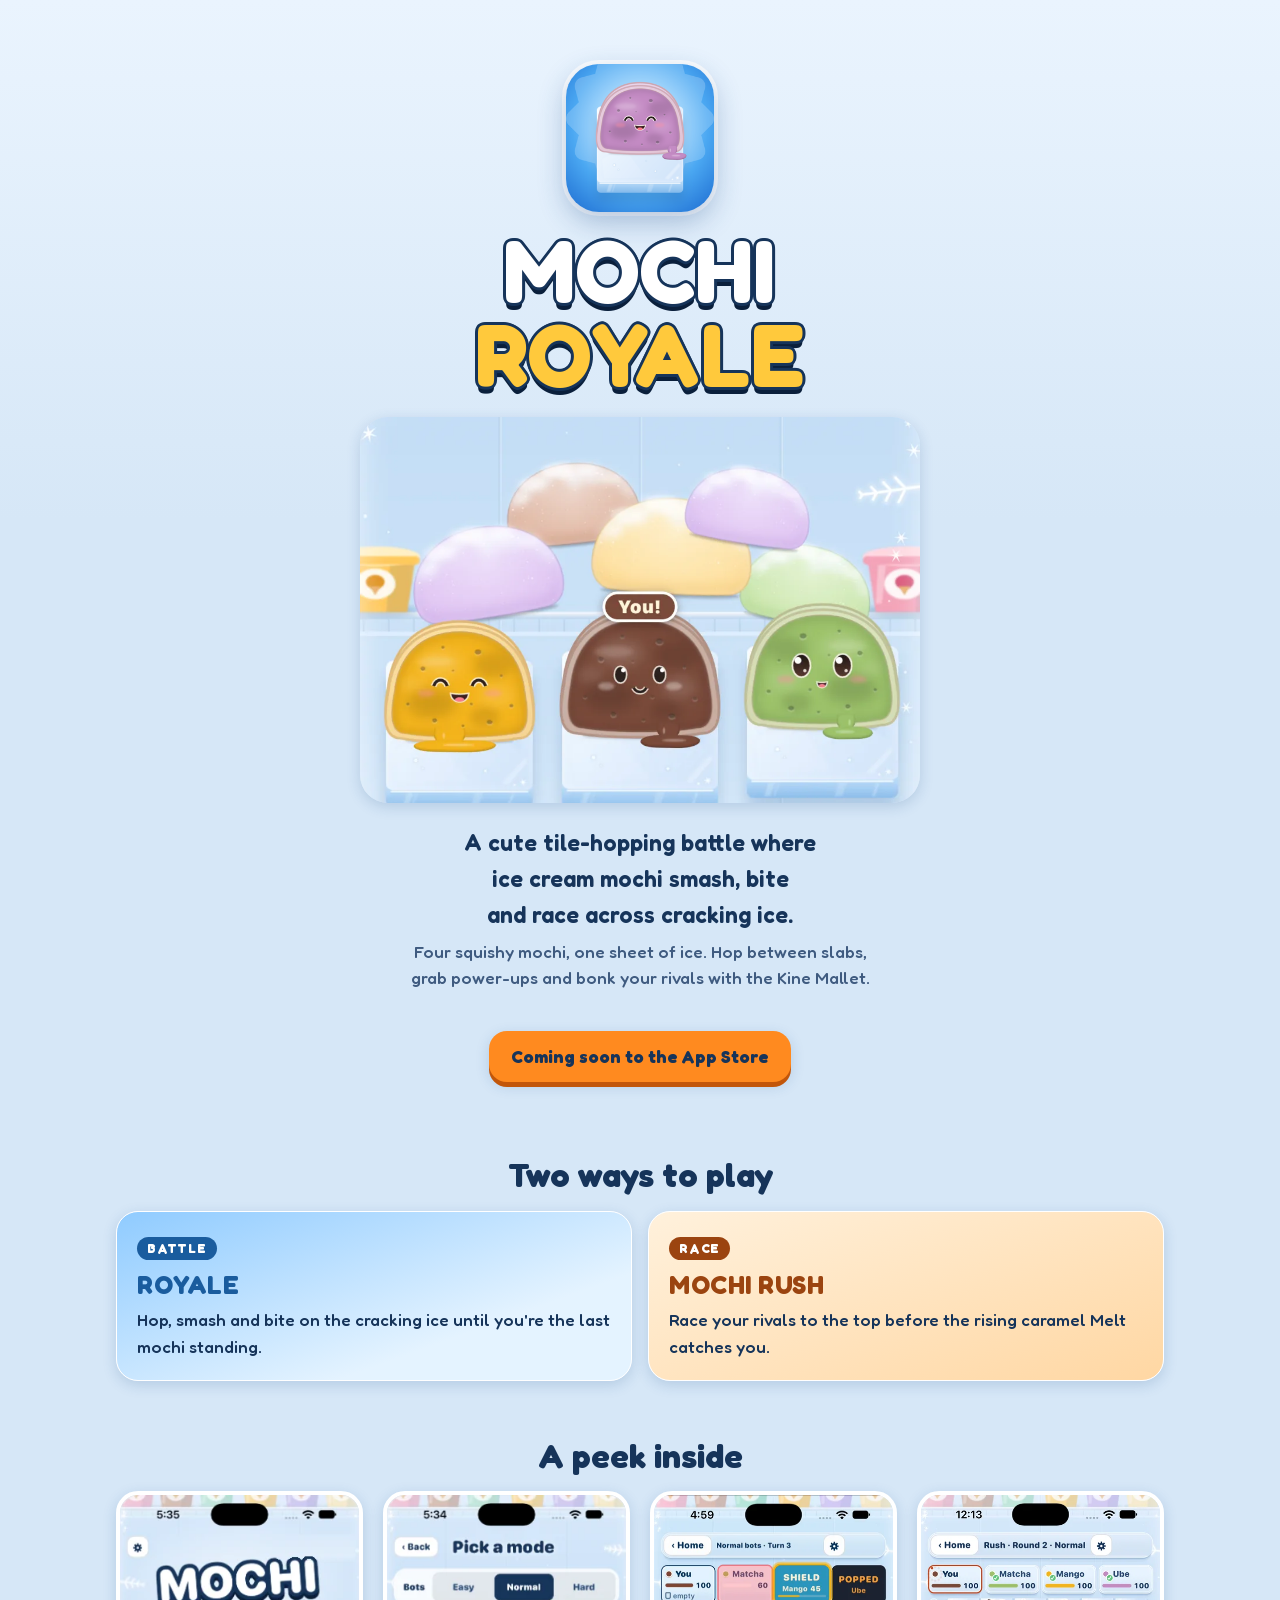
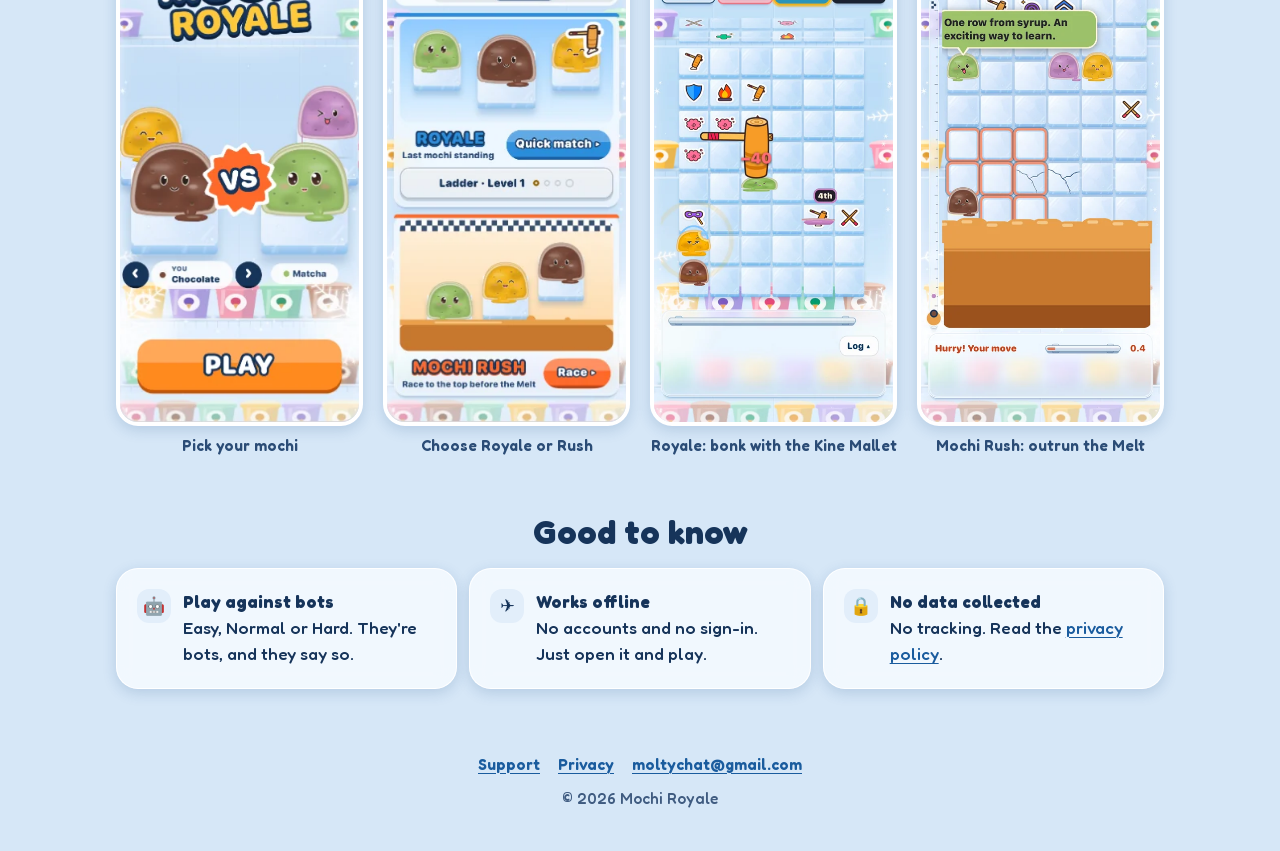
<file: index.html>
<!doctype html>
<html lang="en">
<head>
  <meta charset="utf-8">
  <meta name="viewport" content="width=device-width, initial-scale=1">
  <title>Mochi Royale: a squishy ice cream mochi brawl for iPhone</title>
  <meta name="description" content="Mochi Royale is a cute tile-hopping battle where ice cream mochi smash, bite and race across cracking ice. Coming soon to the App Store.">
  <meta name="color-scheme" content="light dark">
  <meta name="theme-color" content="#d6e7f7" media="(prefers-color-scheme: light)">
  <meta name="theme-color" content="#0d2140" media="(prefers-color-scheme: dark)">
  <meta property="og:title" content="Mochi Royale">
  <meta property="og:description" content="A cute tile-hopping battle where ice cream mochi smash, bite and race. Coming soon to the App Store.">
  <meta property="og:type" content="website">
  <meta property="og:image" content="https://mochiroyale.github.io/img/og-pile.jpg">
  <meta property="og:image:width" content="1200">
  <meta property="og:image:height" content="630">
  <meta property="og:image:alt" content="Three halved ice cream mochi with faces on ice slabs, five whole, powder-dusted mochi heaped behind them.">
  <link rel="icon" type="image/png" href="img/favicon-64.png">
  <link rel="apple-touch-icon" href="img/apple-touch-icon.png">
  <link rel="preload" href="fonts/fredoka-latin.woff2" as="font" type="font/woff2" crossorigin>
  <link rel="stylesheet" href="style.css">
</head>
<body>
  <a class="skip" href="#main">Skip to content</a>

  <main id="main">
    <header class="hero wrap">
      <img class="icon" src="img/icon-256.png" width="128" height="128" alt="The Mochi Royale app icon: a smiling purple ube mochi on a blue sky.">
      <h1 class="logo" aria-label="Mochi Royale"><span class="w1" aria-hidden="true">Mochi</span><span class="w2" aria-hidden="true">Royale</span></h1>
      <img class="pile" src="img/pile.webp" width="960" height="661" fetchpriority="high"
        alt="A pile of ice cream mochi on ice slabs: three halved mochi up front showing mango, chocolate and matcha fillings, smiling, with five whole mochi, dusted in white starch powder, heaped casually behind them.">
      <p class="pitch">A cute tile-hopping battle where ice cream mochi smash, bite and race across cracking ice.</p>
      <p class="subpitch">Four squishy mochi, one sheet of ice. Hop between slabs, grab power-ups and bonk your rivals with the Kine Mallet.</p>

      <p class="soon">Coming soon to the App Store</p>

      <!--
        TESTFLIGHT PUBLIC LINK: once Beta App Review approves the external group and Public Link is on
        (App Store Connect → the app → TestFlight → External Testing → the group → Public Link),
        paste the link below and remove the comment markers around the paragraph.

      <p class="testflight"><a href="https://testflight.apple.com/join/XXXXXXXX">Join the TestFlight beta</a></p>
      -->
    </header>

    <section class="wrap" aria-labelledby="modes-h">
      <h2 id="modes-h" class="center">Two ways to play</h2>
      <div class="modes">
        <article class="card mode royale">
          <span class="tag">Battle</span>
          <h3>Royale</h3>
          <p>Hop, smash and bite on the cracking ice until you're the last mochi standing.</p>
        </article>
        <article class="card mode rush">
          <span class="tag">Race</span>
          <h3>Mochi Rush</h3>
          <p>Race your rivals to the top before the rising caramel Melt catches you.</p>
        </article>
      </div>
    </section>

    <section class="wrap" aria-labelledby="shots-h">
      <h2 id="shots-h" class="center">A peek inside</h2>
      <ul class="shots">
        <li>
          <figure>
            <img src="img/home.webp" width="302" height="653" loading="lazy"
              alt="The title screen: the Mochi Royale logo over a chocolate mochi and a matcha mochi facing off with a VS burst, and a big orange PLAY button.">
            <figcaption>Pick your mochi</figcaption>
          </figure>
        </li>
        <li>
          <figure>
            <img src="img/modes.webp" width="302" height="653" loading="lazy"
              alt="Pick a mode: bot difficulty Easy, Normal or Hard, the Royale card with Quick match and the Ladder, and the Mochi Rush card.">
            <figcaption>Choose Royale or Rush</figcaption>
          </figure>
        </li>
        <li>
          <figure>
            <img src="img/royale.webp" width="480" height="1044" loading="lazy"
              alt="A Royale match on the ice: a giant wooden Kine Mallet squashes the matcha mochi for minus 40, with power-up tiles all over the board.">
            <figcaption>Royale: bonk with the Kine Mallet</figcaption>
          </figure>
        </li>
        <li>
          <figure>
            <img src="img/rush.webp" width="480" height="1044" loading="lazy"
              alt="A Mochi Rush round: the caramel Melt rises up the board behind the chocolate mochi while a matcha mochi teases from a speech bubble.">
            <figcaption>Mochi Rush: outrun the Melt</figcaption>
          </figure>
        </li>
      </ul>
    </section>

    <section class="wrap" aria-labelledby="facts-h">
      <h2 id="facts-h" class="center">Good to know</h2>
      <ul class="facts">
        <li class="card"><span class="dot" aria-hidden="true">🤖</span><span><strong>Play against bots</strong>Easy, Normal or Hard. They're bots, and they say so.</span></li>
        <li class="card"><span class="dot" aria-hidden="true">✈️</span><span><strong>Works offline</strong>No accounts and no sign-in. Just open it and play.</span></li>
        <li class="card"><span class="dot" aria-hidden="true">🔒</span><span><strong>No data collected</strong>No tracking. Read the <a href="privacy.html">privacy policy</a>.</span></li>
      </ul>
    </section>
  </main>

  <footer class="wrap">
    <nav aria-label="Site">
      <a href="support.html">Support</a>
      <a href="privacy.html">Privacy</a>
      <a href="mailto:moltychat@gmail.com">moltychat@gmail.com</a>
    </nav>
    <p>© 2026 Mochi Royale</p>
  </footer>
</body>
</html>
</file>
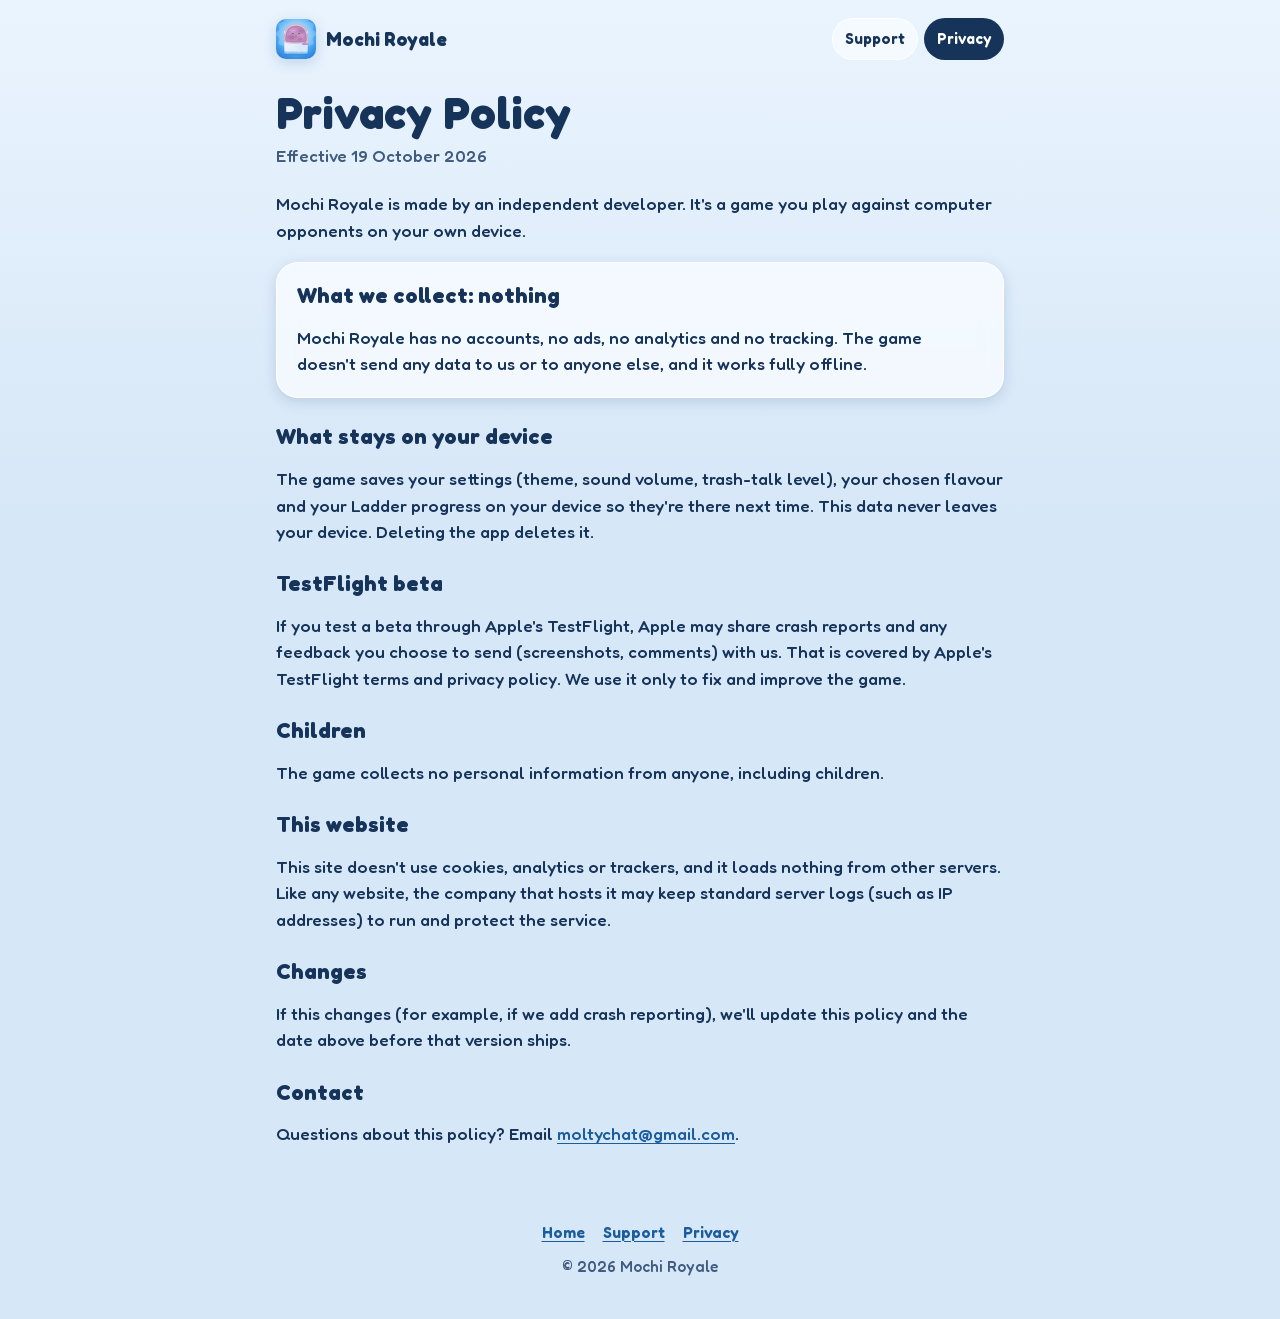
<file: privacy.html>
<!doctype html>
<html lang="en">
<head>
  <meta charset="utf-8">
  <meta name="viewport" content="width=device-width, initial-scale=1">
  <title>Privacy Policy · Mochi Royale</title>
  <meta name="description" content="Mochi Royale collects no data. It has no accounts, no analytics and no tracking, and it works fully offline.">
  <meta name="color-scheme" content="light dark">
  <meta name="theme-color" content="#d6e7f7" media="(prefers-color-scheme: light)">
  <meta name="theme-color" content="#0d2140" media="(prefers-color-scheme: dark)">
  <link rel="icon" type="image/png" href="img/favicon-64.png">
  <link rel="apple-touch-icon" href="img/apple-touch-icon.png">
  <link rel="preload" href="fonts/fredoka-latin.woff2" as="font" type="font/woff2" crossorigin>
  <link rel="stylesheet" href="style.css">
</head>
<body>
  <a class="skip" href="#main">Skip to content</a>

  <header class="topbar">
    <div class="wrap narrow">
      <a class="brand" href="index.html"><img src="img/favicon-64.png" width="40" height="40" alt=""> Mochi Royale</a>
      <nav class="topnav" aria-label="Site">
        <a href="support.html">Support</a>
        <a href="privacy.html" aria-current="page">Privacy</a>
      </nav>
    </div>
  </header>

  <main id="main" class="wrap narrow prose">
    <h1>Privacy Policy</h1>
    <p class="meta">Effective 19 October 2026</p>

    <p>Mochi Royale is made by an independent developer. It's a game you play against computer opponents on your own device.</p>

    <div class="card">
      <h2>What we collect: nothing</h2>
      <p>Mochi Royale has no accounts, no ads, no analytics and no tracking. The game doesn't send any data to us or to anyone else, and it works fully offline.</p>
    </div>

    <h2>What stays on your device</h2>
    <p>The game saves your settings (theme, sound volume, trash-talk level), your chosen flavour and your Ladder progress on your device so they're there next time. This data never leaves your device. Deleting the app deletes it.</p>

    <h2>TestFlight beta</h2>
    <p>If you test a beta through Apple's TestFlight, Apple may share crash reports and any feedback you choose to send (screenshots, comments) with us. That is covered by Apple's TestFlight terms and privacy policy. We use it only to fix and improve the game.</p>

    <h2>Children</h2>
    <p>The game collects no personal information from anyone, including children.</p>

    <h2>This website</h2>
    <p>This site doesn't use cookies, analytics or trackers, and it loads nothing from other servers. Like any website, the company that hosts it may keep standard server logs (such as IP addresses) to run and protect the service.</p>

    <h2>Changes</h2>
    <p>If this changes (for example, if we add crash reporting), we'll update this policy and the date above before that version ships.</p>

    <!--
      IF CRASH REPORTING IS ADDED LATER (ship plan Step 1 "optional", e.g. Sentry), add this section above "Children",
      fill in the provider, its privacy-policy link and N, and update the dates at the top:

      <h2>Crash reports</h2>
      <p>When the app crashes it sends a crash report (the error and stack trace, device model, iOS version, app version
      and an anonymous install ID) to our crash-reporting provider, PROVIDER (<a href="PROVIDER PRIVACY URL">privacy policy</a>).
      Reports aren't linked to your identity, aren't used for tracking or ads, and are kept for N days.</p>

      Also change App Store Connect → App Privacy from "Data Not Collected" to Diagnostics → Crash Data (not linked to the
      user, not used for tracking), and change "What we collect: nothing" above.
    -->

    <h2>Contact</h2>
    <p>Questions about this policy? Email <a href="mailto:moltychat@gmail.com">moltychat@gmail.com</a>.</p>
  </main>

  <footer class="wrap">
    <nav aria-label="Footer">
      <a href="index.html">Home</a>
      <a href="support.html">Support</a>
      <a href="privacy.html">Privacy</a>
    </nav>
    <p>© 2026 Mochi Royale</p>
  </footer>
</body>
</html>
</file>
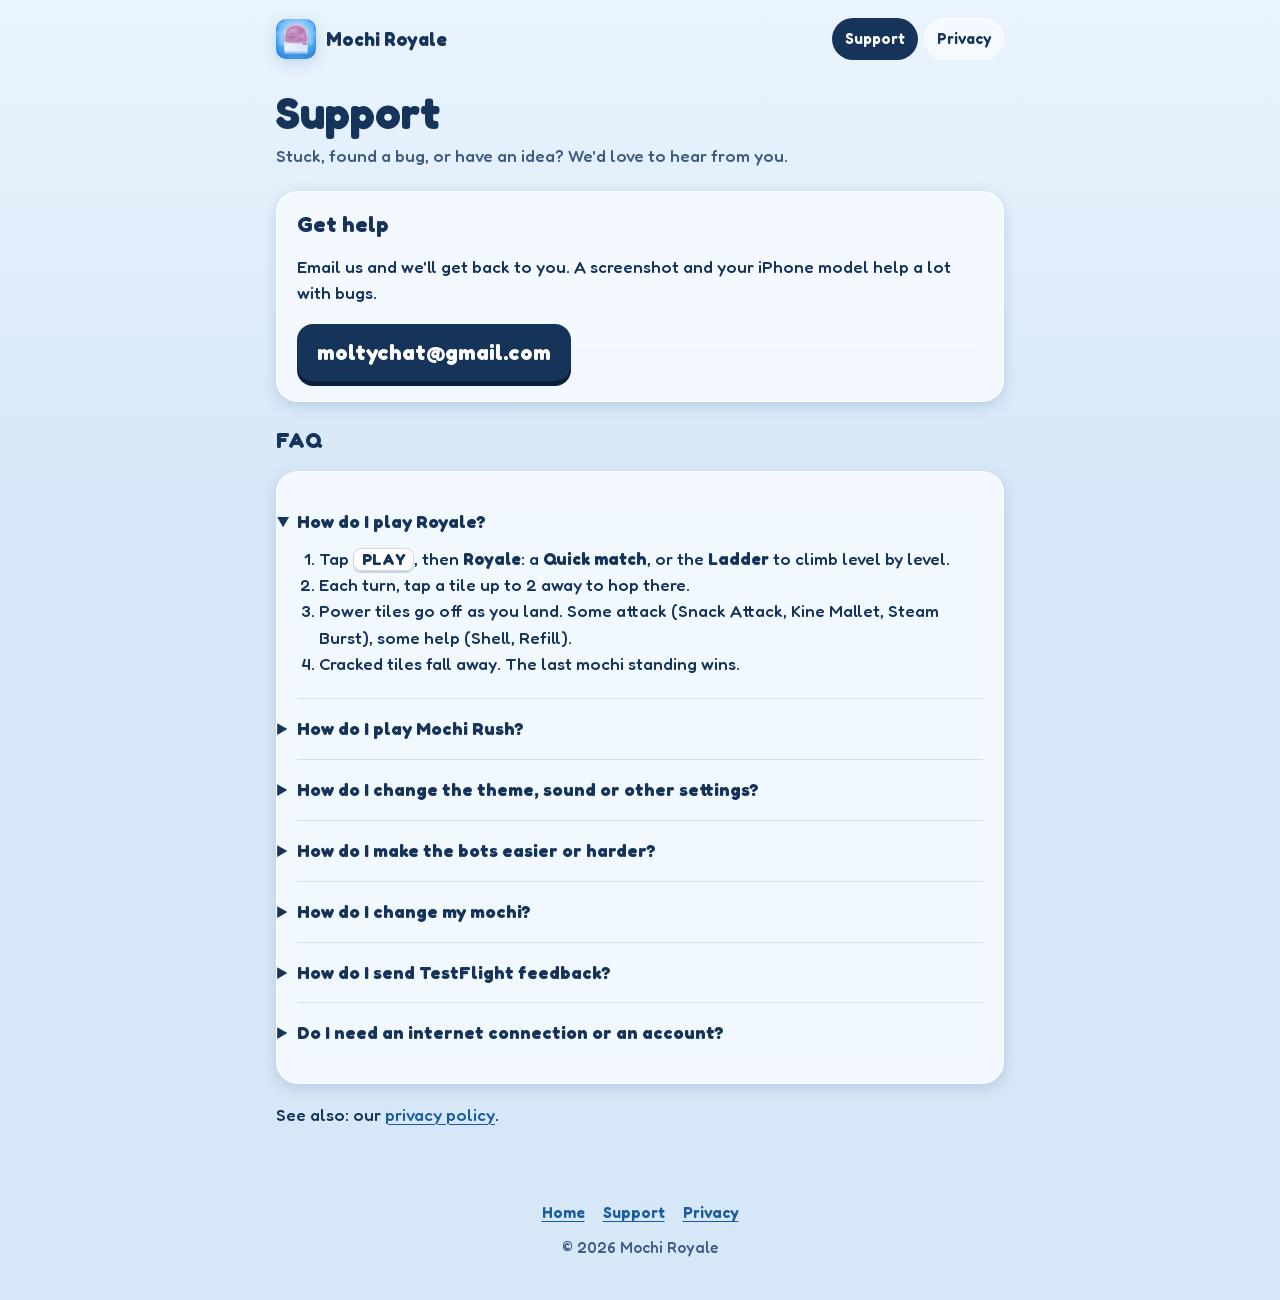
<file: support.html>
<!doctype html>
<html lang="en">
<head>
  <meta charset="utf-8">
  <meta name="viewport" content="width=device-width, initial-scale=1">
  <title>Support · Mochi Royale</title>
  <meta name="description" content="Help with Mochi Royale: how to play Royale and Mochi Rush, settings and themes, and how to send TestFlight feedback.">
  <meta name="color-scheme" content="light dark">
  <meta name="theme-color" content="#d6e7f7" media="(prefers-color-scheme: light)">
  <meta name="theme-color" content="#0d2140" media="(prefers-color-scheme: dark)">
  <link rel="icon" type="image/png" href="img/favicon-64.png">
  <link rel="apple-touch-icon" href="img/apple-touch-icon.png">
  <link rel="preload" href="fonts/fredoka-latin.woff2" as="font" type="font/woff2" crossorigin>
  <link rel="stylesheet" href="style.css">
</head>
<body>
  <a class="skip" href="#main">Skip to content</a>

  <header class="topbar">
    <div class="wrap narrow">
      <a class="brand" href="index.html"><img src="img/favicon-64.png" width="40" height="40" alt=""> Mochi Royale</a>
      <nav class="topnav" aria-label="Site">
        <a href="support.html" aria-current="page">Support</a>
        <a href="privacy.html">Privacy</a>
      </nav>
    </div>
  </header>

  <main id="main" class="wrap narrow prose">
    <h1>Support</h1>
    <p class="meta">Stuck, found a bug, or have an idea? We'd love to hear from you.</p>

    <div class="card">
      <h2>Get help</h2>
      <p>Email us and we'll get back to you. A screenshot and your iPhone model help a lot with bugs.</p>
      <p><a class="big-mail" href="mailto:moltychat@gmail.com?subject=Mochi%20Royale%20support">moltychat@gmail.com</a></p>
    </div>

    <h2 id="faq">FAQ</h2>
    <div class="card">
      <details open>
        <summary>How do I play Royale?</summary>
        <ol>
          <li>Tap <kbd>PLAY</kbd>, then <strong>Royale</strong>: a <strong>Quick match</strong>, or the <strong>Ladder</strong> to climb level by level.</li>
          <li>Each turn, tap a tile up to 2 away to hop there.</li>
          <li>Power tiles go off as you land. Some attack (Snack Attack, Kine Mallet, Steam Burst), some help (Shell, Refill).</li>
          <li>Cracked tiles fall away. The last mochi standing wins.</li>
        </ol>
      </details>
      <details>
        <summary>How do I play Mochi Rush?</summary>
        <ol>
          <li>Tap <kbd>PLAY</kbd>, then <strong>Mochi Rush</strong>.</li>
          <li>Hop up to 2 tiles at a time. The first mochi to the top wins.</li>
          <li>Items go off as you land: Boosts, Shells, Freezers and more.</li>
          <li>Stay ahead of the caramel Melt rising from below. Sooner or later, it RUSHes!</li>
        </ol>
      </details>
      <details>
        <summary>How do I change the theme, sound or other settings?</summary>
        <p>Tap <kbd>⚙</kbd> on the home screen (top left) or in the bar at the top of a match. There you can:</p>
        <ul>
          <li>pick the <strong>Theme</strong>: Freezer or Sky;</li>
          <li>turn <strong>Sound</strong> on or off, set the <strong>Volume</strong> and switch <strong>Haptics</strong>;</li>
          <li>set the bots' <strong>Trash talk</strong> to Spicy, Mild or Off;</li>
          <li>turn effects like screen shake, slow-mo and the 3-2-1 intro on or off;</li>
          <li>replay <strong>How to play</strong> for either mode.</li>
        </ul>
        <p>Changes apply at once and are saved on your phone.</p>
      </details>
      <details>
        <summary>How do I make the bots easier or harder?</summary>
        <p>After you tap <kbd>PLAY</kbd>, choose <strong>Easy</strong>, <strong>Normal</strong> or <strong>Hard</strong> under Bots at the top of the mode screen.</p>
      </details>
      <details>
        <summary>How do I change my mochi?</summary>
        <p>On the home screen, tap <kbd>‹</kbd> or <kbd>›</kbd> next to your mochi's name to pick Chocolate, Matcha, Mango or Ube. The bots take the other three.</p>
      </details>
      <details>
        <summary>How do I send TestFlight feedback?</summary>
        <ul>
          <li><strong>From the game:</strong> take a screenshot while you play, then tap <strong>Share Beta Feedback</strong> and add a note.</li>
          <li><strong>From the TestFlight app:</strong> open TestFlight, tap Mochi Royale, then <strong>Send Beta Feedback</strong>.</li>
          <li><strong>By email:</strong> <a href="mailto:moltychat@gmail.com?subject=Mochi%20Royale%20beta%20feedback">moltychat@gmail.com</a>.</li>
        </ul>
        <p>We most want to know: was it fun, did matches feel too short or too long, and which mode would you replay?</p>
      </details>
      <details>
        <summary>Do I need an internet connection or an account?</summary>
        <p>No. Mochi Royale works fully offline, with no accounts. Your settings and Ladder progress are saved on your phone. Deleting the app deletes them.</p>
      </details>
    </div>

    <p>See also: our <a href="privacy.html">privacy policy</a>.</p>
  </main>

  <footer class="wrap">
    <nav aria-label="Footer">
      <a href="index.html">Home</a>
      <a href="support.html">Support</a>
      <a href="privacy.html">Privacy</a>
    </nav>
    <p>© 2026 Mochi Royale</p>
  </footer>
</body>
</html>
</file>
<file: style.css>
/* Mochi Royale site: the game's Freezer theme (app/src/theme/themes/freezer.ts).
   No external requests: the font is self-hosted (SIL OFL, fonts/OFL.txt). */

@font-face {
  font-family: "Fredoka";
  src: url("fonts/fredoka-latin.woff2") format("woff2");
  font-weight: 400 700;
  font-style: normal;
  font-display: swap;
  unicode-range: U+0000-00FF, U+0131, U+0152-0153, U+02BB-02BC, U+02C6, U+02DA, U+02DC, U+0304, U+0308, U+0329,
    U+2000-206F, U+20AC, U+2122, U+2191, U+2193, U+2212, U+2215, U+FEFF, U+FFFD;
}

:root {
  color-scheme: light dark;
  --navy: #16345a;          /* Freezer title + text */
  --navy-soft: #2b4c76;
  --muted: #3f5b80;
  --ice: #d6e7f7;           /* Freezer base */
  --veil: #e2eefa;
  --sky: #8fcbff;           /* Royale card art */
  --sky-pale: #e4f3ff;
  --royale: #1a5c9e;        /* Royale CTA lip: dark enough for text */
  --gold: #ffc93c;          /* ROYALE in the logo */
  --orange: #ff8a1f;        /* PLAY */
  --orange-lip: #c2560a;
  --caramel-pale: #fff1dc;  /* Rush card art */
  --caramel: #ffd7a3;
  --rush-ink: #9b4410;
  --card: rgba(246, 251, 255, 0.86);
  --card-rim: rgba(255, 255, 255, 0.95);
  --card-shadow: 0 4px 14px rgba(30, 78, 140, 0.18);
  --bg: #d6e7f7;
  --bg-top: #eaf4fe;
  --text: var(--navy);
  --link: #1a5c9e;
  --pill-bg: var(--navy);
  --pill-text: #ffffff;
}

@media (prefers-color-scheme: dark) {
  :root {
    --bg: #0d2140;
    --bg-top: #16345a;
    --text: #eaf4ff;
    --muted: #b7cbe6;
    --navy-soft: #cfe1f7;
    --card: rgba(30, 64, 108, 0.72);
    --card-rim: rgba(143, 203, 255, 0.28);
    --card-shadow: 0 4px 18px rgba(0, 0, 0, 0.35);
    --link: #8fcbff;
    --royale: #8fcbff;
    --rush-ink: #ffc58a;
    --pill-bg: #ffc93c;
    --pill-text: #16345a;
  }
}

*,
*::before,
*::after { box-sizing: border-box; }

html { -webkit-text-size-adjust: 100%; }

body {
  margin: 0;
  font-family: "Fredoka", ui-rounded, "SF Pro Rounded", system-ui, -apple-system, "Segoe UI", sans-serif;
  font-weight: 500;
  font-size: 1.0625rem;
  line-height: 1.55;
  color: var(--text);
  background: var(--bg);
  background-image: linear-gradient(180deg, var(--bg-top) 0, var(--bg) 520px);
  min-height: 100vh;

}

img { max-width: 100%; height: auto; display: block; }

a { color: var(--link); text-underline-offset: 0.18em; text-decoration-thickness: 0.08em; }
a:hover { text-decoration-thickness: 0.14em; }
:focus-visible { outline: 3px solid var(--orange); outline-offset: 3px; border-radius: 6px; }

.skip {
  position: absolute; left: 16px; top: -60px; z-index: 10;
  background: var(--navy); color: #fff; padding: 8px 14px; border-radius: 12px; font-weight: 600;
}
.skip:focus { top: 12px; }

.wrap { width: 100%; max-width: 1080px; margin-inline: auto; padding-inline: 16px; }
.narrow { max-width: 760px; }

/* Top bar (sub-pages) */
.topbar { padding: 18px 0 0; }
.topbar .wrap { display: flex; align-items: center; justify-content: space-between; gap: 12px; }
.brand { display: flex; align-items: center; gap: 10px; text-decoration: none; color: var(--text); font-weight: 700; font-size: 1.15rem; }
.brand img { width: 40px; height: 40px; border-radius: 10px; box-shadow: var(--card-shadow); }
.topnav { display: flex; gap: 6px; flex-wrap: wrap; }
.topnav a {
  text-decoration: none; font-weight: 600; font-size: 0.95rem; padding: 8px 12px; border-radius: 999px;
  color: var(--text); background: var(--card); border: 1px solid var(--card-rim);
}
.topnav a[aria-current="page"] { background: var(--pill-bg); color: var(--pill-text); border-color: transparent; }

/* Hero */
.hero { text-align: center; padding-block: 40px 8px; }
.hero .icon {
  width: 128px; height: 128px; margin: 0 auto 18px; border-radius: 29px;
  box-shadow: 0 10px 28px rgba(30, 78, 140, 0.32), 0 0 0 4px rgba(255, 255, 255, 0.9);
}
.logo {
  margin: 0; line-height: 0.92; font-weight: 700; text-transform: uppercase; letter-spacing: 0.01em;
  font-size: clamp(3rem, 15vw, 5.5rem);
}
.logo span { display: block; }
/* The app's logo: an ice-white MOCHI over a gold ROYALE, outlined in navy. */
.logo .w1, .logo .w2 {
  --o: #16345a;
  text-shadow:
    3px 0 0 var(--o), -3px 0 0 var(--o), 0 3px 0 var(--o), 0 -3px 0 var(--o),
    2px 2px 0 var(--o), -2px 2px 0 var(--o), 2px -2px 0 var(--o), -2px -2px 0 var(--o),
    0 7px 0 #0a1f3b;
}
.logo .w1 { color: #ffffff; }
.logo .w2 { color: var(--gold); margin-top: 0.04em; }
.hero .pile {
  display: block; width: 100%; max-width: 560px; height: auto; margin: 22px auto 0;
  border-radius: 28px; box-shadow: var(--card-shadow);
}
.pitch { text-wrap: balance; font-size: clamp(1.15rem, 4.6vw, 1.45rem); font-weight: 600; max-width: 34ch; margin: 22px auto 6px; }
.subpitch { text-wrap: balance; color: var(--muted); margin: 0 auto 22px; max-width: 46ch; }

.soon {
  display: inline-flex; align-items: center; gap: 10px; flex-wrap: wrap; justify-content: center;
  background: var(--orange); color: #16345a; font-weight: 700; font-size: 1.1rem;
  padding: 12px 22px; border-radius: 18px; box-shadow: 0 5px 0 var(--orange-lip), var(--card-shadow);
}
.soon svg { width: 22px; height: 22px; flex: none; }
.testflight { margin: 18px 0 0; }
.testflight a {
  display: inline-block; font-weight: 700; padding: 12px 22px; border-radius: 16px; text-decoration: none;
  background: var(--navy); color: #fff; box-shadow: 0 5px 0 #0a1f3b;
}

/* Sections */
section { padding-block: 48px 8px; }
h2 { text-wrap: balance; font-size: clamp(1.6rem, 6vw, 2.1rem); line-height: 1.15; margin: 0 0 16px; font-weight: 700; }
h3 { font-size: 1.3rem; line-height: 1.2; margin: 0 0 6px; font-weight: 700; }
.center { text-align: center; }

.card {
  background: var(--card); border: 1.5px solid var(--card-rim); border-radius: 22px;
  box-shadow: var(--card-shadow); padding: 20px;
  -webkit-backdrop-filter: blur(10px); backdrop-filter: blur(10px);
}

.modes { display: grid; gap: 16px; grid-template-columns: 1fr; }
.mode { position: relative; overflow: hidden; padding: 22px 20px 20px; }
.mode p { margin: 0; }
.mode .tag {
  display: inline-block; font-size: 0.8rem; font-weight: 700; letter-spacing: 0.06em; text-transform: uppercase;
  padding: 2px 10px; border-radius: 999px; margin-bottom: 10px;
}
.mode.royale { background: linear-gradient(160deg, var(--sky) 0%, var(--sky-pale) 70%); border-color: #fff; }
.mode.royale .tag { background: #1a5c9e; color: #fff; }
.mode.rush { background: linear-gradient(160deg, var(--caramel-pale) 0%, var(--caramel) 100%); border-color: #fff; }
.mode.rush .tag { background: #9b4410; color: #fff; }
.mode.royale, .mode.rush { color: #16345a; }
.mode h3 { font-size: 1.6rem; text-transform: uppercase; letter-spacing: 0.02em; }
.mode.royale h3 { color: #1a5c9e; }
.mode.rush h3 { color: #9b4410; }

/* Screenshots */
.shots { list-style: none; margin: 0; padding: 0; display: grid; gap: 14px; grid-template-columns: 1fr 1fr; }
.shots figure { margin: 0; }
.shots img {
  width: 100%; aspect-ratio: 302 / 653; object-fit: cover; border-radius: 22px;
  border: 4px solid #fff; box-shadow: var(--card-shadow); background: var(--veil);
}
.shots figcaption { text-align: center; font-weight: 600; font-size: 0.95rem; margin-top: 8px; color: var(--navy-soft); }

.facts { display: grid; gap: 12px; grid-template-columns: 1fr; list-style: none; padding: 0; margin: 0; }
.facts li { display: flex; gap: 12px; align-items: flex-start; }
.facts .dot { flex: none; width: 34px; height: 34px; border-radius: 12px; display: grid; place-items: center; font-size: 1.1rem; background: var(--veil); }
@media (prefers-color-scheme: dark) { .facts .dot { background: rgba(143, 203, 255, 0.16); } }
.facts strong { display: block; }

/* Prose pages (privacy, support) */
.prose h1 { text-wrap: balance; font-size: clamp(2rem, 8vw, 2.8rem); line-height: 1.1; margin: 28px 0 6px; font-weight: 700; }
.prose .meta { color: var(--muted); margin: 0 0 22px; }
.prose h2 { font-size: 1.35rem; margin: 26px 0 6px; }
.prose p, .prose li { max-width: 68ch; }
.prose .card { margin: 18px 0; }
.prose .card > :first-child { margin-top: 0; }
.prose .card > :last-child { margin-bottom: 0; }
.big-mail {
  display: inline-block; font-weight: 700; font-size: clamp(1.1rem, 5vw, 1.35rem); padding: 12px 20px; border-radius: 16px;
  background: var(--navy); color: #fff; text-decoration: none; box-shadow: 0 5px 0 #0a1f3b; word-break: break-all;
}
details { border-top: 1.5px solid rgba(22, 52, 90, 0.12); padding: 4px 0; }
@media (prefers-color-scheme: dark) { details { border-color: rgba(143, 203, 255, 0.18); } }
details:first-of-type { border-top: 0; }
summary { cursor: pointer; font-weight: 700; font-size: 1.12rem; padding: 12px 0; list-style-position: outside; }
details[open] summary { padding-bottom: 4px; }
details > :not(summary) { margin-top: 6px; }
details ol, details ul { padding-left: 1.3em; }
kbd {
  font-family: inherit; font-weight: 700; font-size: 0.92em; padding: 1px 8px; border-radius: 8px;
  background: #fff; color: #16345a; border: 1px solid rgba(22, 52, 90, 0.2); box-shadow: 0 2px 0 rgba(22, 52, 90, 0.18);
  white-space: nowrap;
}

/* Footer */
footer { padding-block: 56px 36px; text-align: center; color: var(--muted); font-size: 0.98rem; }
footer nav { display: flex; gap: 8px 18px; justify-content: center; flex-wrap: wrap; margin-bottom: 10px; }
footer nav a { font-weight: 600; }
footer p { margin: 4px 0; }

@media (min-width: 720px) {
  .modes { grid-template-columns: 1fr 1fr; }
  .facts { grid-template-columns: 1fr 1fr 1fr; }
  .hero { padding-block-start: 64px; }
  .hero .icon { width: 148px; height: 148px; border-radius: 33px; }
}
@media (min-width: 900px) {
  .shots { grid-template-columns: repeat(4, 1fr); gap: 20px; }
}
@media (prefers-reduced-motion: no-preference) {
  .hero .icon { animation: bob 3.2s ease-in-out infinite; }
  @keyframes bob { 0%, 100% { transform: translateY(0); } 50% { transform: translateY(-6px); } }
}
</file>
